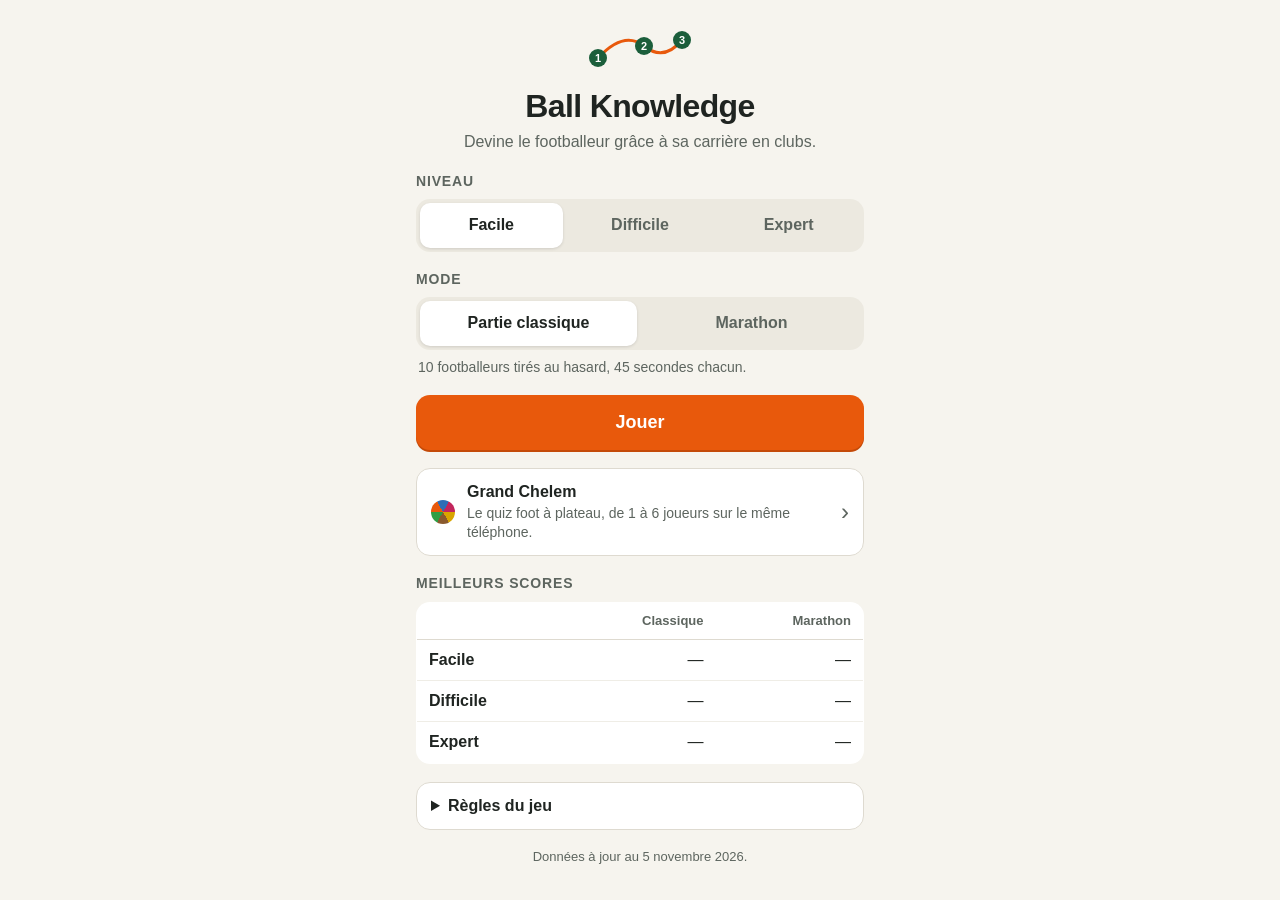
<file: index.html>
<!doctype html>
<html lang="fr">
<head>
  <meta charset="utf-8">
  <meta name="viewport" content="width=device-width, initial-scale=1, maximum-scale=1, viewport-fit=cover">
  <title>Ball Knowledge</title>
  <meta name="description" content="Devine le footballeur grâce à sa carrière en clubs, affichée sur une carte du monde.">
  <meta name="theme-color" content="#F6F4EE">
  <meta name="color-scheme" content="light">
  <meta name="apple-mobile-web-app-capable" content="yes">
  <meta name="mobile-web-app-capable" content="yes">
  <meta name="apple-mobile-web-app-status-bar-style" content="default">
  <meta name="apple-mobile-web-app-title" content="Ball Knowledge">
  <link rel="manifest" href="manifest.webmanifest">
  <link rel="icon" type="image/png" sizes="192x192" href="icones/icone-192.png">
  <link rel="apple-touch-icon" href="icones/icone-180.png">
  <link rel="stylesheet" href="css/style.css">
</head>
<body>
<div id="app">

  <!-- ===================== ACCUEIL ===================== -->
  <section id="ecran-accueil" class="ecran actif" aria-labelledby="titre-jeu">
    <div class="accueil-contenu">
      <header class="accueil-entete">
        <svg class="logo" viewBox="0 0 120 48" aria-hidden="true">
          <path d="M18 34 Q 44 6 64 22" class="logo-fleche"/>
          <path d="M64 22 Q 84 38 102 16" class="logo-fleche"/>
          <circle cx="18" cy="34" r="9" class="logo-pastille"/><text x="18" y="38" class="logo-num">1</text>
          <circle cx="64" cy="22" r="9" class="logo-pastille"/><text x="64" y="26" class="logo-num">2</text>
          <circle cx="102" cy="16" r="9" class="logo-pastille"/><text x="102" y="20" class="logo-num">3</text>
        </svg>
        <h1 id="titre-jeu">Ball Knowledge</h1>
        <p class="accroche">Devine le footballeur grâce à sa carrière en clubs.</p>
      </header>

      <fieldset class="choix">
        <legend>Niveau</legend>
        <div class="segments" role="radiogroup" id="choix-niveau">
          <button type="button" role="radio" data-valeur="facile" aria-checked="true">Facile</button>
          <button type="button" role="radio" data-valeur="difficile" aria-checked="false">Difficile</button>
          <button type="button" role="radio" data-valeur="expert" aria-checked="false">Expert</button>
        </div>
      </fieldset>

      <fieldset class="choix">
        <legend>Mode</legend>
        <div class="segments" role="radiogroup" id="choix-mode">
          <button type="button" role="radio" data-valeur="classique" aria-checked="true">Partie classique</button>
          <button type="button" role="radio" data-valeur="marathon" aria-checked="false">Marathon</button>
        </div>
        <p class="aide-mode" id="aide-mode"></p>
      </fieldset>

      <button type="button" class="bouton-principal" id="bouton-jouer">Jouer</button>

      <a class="lien-autre-jeu" href="grand-chelem.html">
        <span class="lien-autre-jeu-titre">Grand Chelem</span>
        <span class="lien-autre-jeu-texte">Le quiz foot à plateau, de 1 à 6 joueurs sur le même téléphone.</span>
      </a>

      <section class="records" aria-labelledby="titre-records">
        <h2 id="titre-records">Meilleurs scores</h2>
        <table>
          <thead><tr><th></th><th>Classique</th><th>Marathon</th></tr></thead>
          <tbody id="table-records"></tbody>
        </table>
      </section>

      <details class="regles">
        <summary>Règles du jeu</summary>
        <ul>
          <li>Tout le parcours en clubs du joueur s'affiche sur la carte et dans la liste.</li>
          <li>Tu as 45 secondes par footballeur et autant d'essais que tu veux.</li>
          <li>Bonne réponse : 100 points + 1 point par seconde restante.</li>
          <li>Le nom de famille seul suffit s'il n'y a pas d'ambiguïté. Accents et petites fautes sont tolérés.</li>
          <li>Seuls les clubs professionnels seniors sont affichés : ni prêts, ni centres de formation, ni sélections.</li>
          <li>Marathon : 3 vies. Passer ou laisser filer le chrono coûte une vie.</li>
        </ul>
      </details>

      <p class="maj" id="date-maj"></p>
    </div>
  </section>

  <!-- ===================== JEU ===================== -->
  <section id="ecran-jeu" class="ecran" aria-label="Partie en cours">
    <header class="barre-haut">
      <button type="button" class="bouton-icone" id="bouton-quitter" aria-label="Quitter la partie">✕</button>
      <div class="progression" id="progression"></div>
      <div class="score" aria-live="polite"><span id="score">0</span> pts</div>
    </header>
    <div class="chrono" aria-hidden="true">
      <div class="chrono-barre"><div class="chrono-rempli" id="chrono-rempli"></div></div>
      <div class="chrono-texte" id="chrono-texte">45 s</div>
    </div>

    <div class="carte-cadre">
      <svg id="carte" role="img" aria-label="Carte du parcours du joueur"></svg>
      <div class="revelation" id="revelation" hidden>
        <div class="revelation-carte">
          <p class="revelation-etat" id="revelation-etat"></p>
          <h2 class="revelation-nom" id="revelation-nom"></h2>
          <p class="revelation-texte" id="revelation-texte"></p>
          <button type="button" class="bouton-principal" id="bouton-suivant">Suivant</button>
        </div>
      </div>
    </div>

    <ol class="parcours" id="parcours" aria-label="Carrière en clubs"></ol>

    <form class="barre-reponse" id="formulaire" autocomplete="off">
      <p class="message" id="message" aria-live="assertive"></p>
      <div class="ligne-reponse">
        <input id="reponse" type="text" inputmode="text" enterkeyhint="send" placeholder="Ta réponse…"
               autocomplete="off" autocorrect="off" autocapitalize="off" spellcheck="false" aria-label="Ta réponse">
        <button type="submit" class="bouton-valider" id="bouton-valider">OK</button>
        <button type="button" class="bouton-passer" id="bouton-passer" aria-label="Passer au footballeur suivant">Passer</button>
      </div>
    </form>
  </section>

  <!-- ===================== FIN ===================== -->
  <section id="ecran-fin" class="ecran" aria-labelledby="titre-fin">
    <div class="fin-contenu">
      <h1 id="titre-fin">Partie terminée</h1>
      <p class="fin-sous-titre" id="fin-sous-titre"></p>
      <div class="fin-scores">
        <div><span class="etiquette">Score</span><span class="valeur" id="fin-score">0</span></div>
        <div><span class="etiquette">Meilleur score</span><span class="valeur" id="fin-record">0</span></div>
      </div>
      <p class="nouveau-record" id="nouveau-record" hidden>Nouveau record !</p>
      <button type="button" class="bouton-principal" id="bouton-rejouer">Rejouer</button>
      <button type="button" class="bouton-secondaire" id="bouton-accueil">Changer de niveau ou de mode</button>
      <h2 class="recap-titre">Récapitulatif</h2>
      <ol class="recap" id="recap"></ol>
    </div>
  </section>

  <!-- ===================== CONFIRMATION ===================== -->
  <div class="dialogue" id="dialogue-quitter" hidden role="dialog" aria-modal="true" aria-labelledby="dialogue-titre">
    <div class="dialogue-boite">
      <p id="dialogue-titre">Quitter la partie ? Le score ne sera pas enregistré.</p>
      <div class="dialogue-boutons">
        <button type="button" class="bouton-secondaire" id="dialogue-non">Continuer</button>
        <button type="button" class="bouton-danger" id="dialogue-oui">Quitter</button>
      </div>
    </div>
  </div>
</div>

<script src="data/carte.js"></script>
<script src="data/clubs.js"></script>
<script src="data/joueurs.js"></script>
<script src="js/reponses.js"></script>
<script src="js/carte.js"></script>
<script src="js/jeu.js"></script>
</body>
</html>
</file>
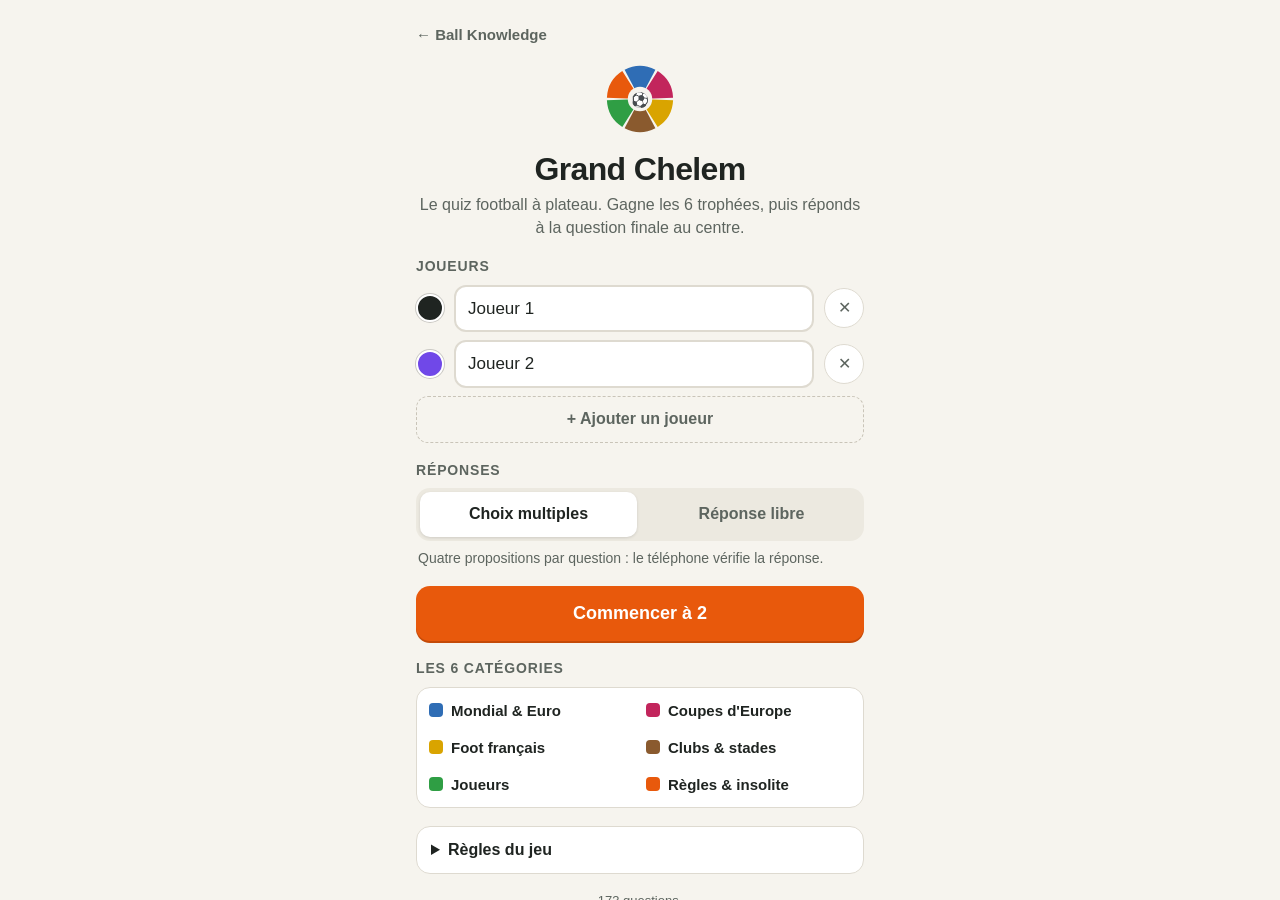
<file: grand-chelem.html>
<!doctype html>
<html lang="fr">
<head>
  <meta charset="utf-8">
  <meta name="viewport" content="width=device-width, initial-scale=1, maximum-scale=1, viewport-fit=cover">
  <title>Grand Chelem</title>
  <meta name="description" content="Le quiz football à plateau : 6 catégories, 6 trophées, de 1 à 6 joueurs sur le même téléphone.">
  <meta name="theme-color" content="#F6F4EE">
  <meta name="color-scheme" content="light">
  <meta name="apple-mobile-web-app-capable" content="yes">
  <meta name="mobile-web-app-capable" content="yes">
  <meta name="apple-mobile-web-app-status-bar-style" content="default">
  <meta name="apple-mobile-web-app-title" content="Grand Chelem">
  <link rel="manifest" href="manifest.webmanifest">
  <link rel="icon" type="image/png" sizes="192x192" href="icones/icone-192.png">
  <link rel="apple-touch-icon" href="icones/icone-180.png">
  <link rel="stylesheet" href="css/style.css">
  <link rel="stylesheet" href="css/grand-chelem.css">
</head>
<body>
<div id="app">

  <!-- ===================== PRÉPARATION ===================== -->
  <section id="ecran-preparation" class="ecran actif" aria-labelledby="titre-gc">
    <div class="accueil-contenu">
      <a class="lien-retour" href="./">← Ball Knowledge</a>
      <header class="accueil-entete">
        <svg class="gc-logo" viewBox="-50 -50 100 100" aria-hidden="true" id="logo-gc"></svg>
        <h1 id="titre-gc">Grand Chelem</h1>
        <p class="accroche">Le quiz football à plateau. Gagne les 6 trophées, puis réponds à la question finale au centre.</p>
      </header>

      <button type="button" class="bouton-secondaire" id="bouton-reprendre" hidden>Reprendre la partie en cours</button>

      <fieldset class="choix">
        <legend>Joueurs</legend>
        <ol class="gc-liste-joueurs" id="liste-joueurs"></ol>
        <button type="button" class="gc-ajouter" id="bouton-ajouter">+ Ajouter un joueur</button>
      </fieldset>

      <fieldset class="choix">
        <legend>Réponses</legend>
        <div class="segments" role="radiogroup" id="choix-reponses">
          <button type="button" role="radio" data-valeur="qcm" aria-checked="true">Choix multiples</button>
          <button type="button" role="radio" data-valeur="libre" aria-checked="false">Réponse libre</button>
        </div>
        <p class="aide-mode" id="aide-reponses"></p>
      </fieldset>

      <button type="button" class="bouton-principal" id="bouton-commencer">Commencer</button>

      <section class="gc-categories" aria-labelledby="titre-categories">
        <h2 id="titre-categories">Les 6 catégories</h2>
        <ul id="legende-categories"></ul>
      </section>

      <details class="regles">
        <summary>Règles du jeu</summary>
        <ul>
          <li>Tous les pions partent du centre. À ton tour, lance le dé puis touche une des cases en surbrillance : on avance du nombre exact de cases, sans faire demi-tour.</li>
          <li>Tu reçois une question de la couleur de la case. Bonne réponse : tu rejoues. Mauvaise réponse : la main passe au joueur suivant.</li>
          <li>Les grandes cases marquées d'une étoile, au bout de chaque rayon, sont les cases trophée : bonne réponse = trophée de cette catégorie.</li>
          <li>Les cases grises <b>↻</b> font relancer le dé.</li>
          <li>Au centre sans les 6 trophées, tu choisis la catégorie. Avec les 6 trophées, il faut s'arrêter pile au centre : les adversaires choisissent la catégorie de la question finale. Bonne réponse : victoire !</li>
          <li>Seul, le but est de gagner le plus vite possible : moins tu lances le dé, mieux c'est.</li>
        </ul>
      </details>

      <p class="maj" id="gc-info"></p>
    </div>
  </section>

  <!-- ===================== PARTIE ===================== -->
  <section id="ecran-partie" class="ecran" aria-label="Partie en cours">
    <header class="barre-haut">
      <button type="button" class="bouton-icone" id="bouton-quitter" aria-label="Quitter la partie">✕</button>
      <div class="gc-tour" id="tour" aria-live="polite"></div>
      <div class="gc-lancers" id="lancers"></div>
    </header>

    <div class="gc-plateau-cadre">
      <svg id="plateau" viewBox="-200 -200 400 400" role="img" aria-label="Plateau de jeu"></svg>
    </div>

    <ol class="gc-scores" id="scores" aria-label="Trophées des joueurs"></ol>

    <div class="gc-action">
      <p class="message" id="message" aria-live="polite"></p>
      <div class="gc-action-ligne">
        <div class="gc-de" id="de" aria-hidden="true"></div>
        <button type="button" class="bouton-principal" id="bouton-lancer">Lancer le dé</button>
      </div>
    </div>
  </section>

  <!-- ===================== FIN ===================== -->
  <section id="ecran-fin" class="ecran" aria-labelledby="titre-fin">
    <div class="fin-contenu">
      <p class="gc-coupe" aria-hidden="true">🏆</p>
      <h1 id="titre-fin"></h1>
      <p class="fin-sous-titre" id="fin-sous-titre"></p>
      <p class="nouveau-record" id="nouveau-record" hidden>Nouveau record !</p>
      <button type="button" class="bouton-principal" id="bouton-rejouer">Rejouer avec les mêmes joueurs</button>
      <button type="button" class="bouton-secondaire" id="bouton-preparation">Changer les joueurs</button>
      <h2 class="recap-titre">Bilan</h2>
      <ol class="recap" id="bilan"></ol>
    </div>
  </section>

  <!-- ===================== QUESTION / CHOIX DE CATÉGORIE ===================== -->
  <div class="gc-feuille" id="feuille" hidden role="dialog" aria-modal="true" aria-labelledby="feuille-titre">
    <div class="gc-feuille-boite" id="feuille-boite">
      <p class="gc-feuille-entete" id="feuille-entete"></p>
      <h2 class="gc-feuille-titre" id="feuille-titre"></h2>
      <div class="gc-feuille-corps" id="feuille-corps"></div>
      <p class="gc-feuille-resultat" id="feuille-resultat" aria-live="assertive"></p>
      <div class="gc-feuille-pied" id="feuille-pied"></div>
    </div>
  </div>

  <!-- ===================== CONFIRMATION ===================== -->
  <div class="dialogue" id="dialogue-quitter" hidden role="dialog" aria-modal="true" aria-labelledby="dialogue-titre">
    <div class="dialogue-boite">
      <p id="dialogue-titre">Quitter la partie ? Elle restera enregistrée et tu pourras la reprendre.</p>
      <div class="dialogue-boutons">
        <button type="button" class="bouton-secondaire" id="dialogue-non">Continuer</button>
        <button type="button" class="bouton-danger" id="dialogue-oui">Quitter</button>
      </div>
    </div>
  </div>
</div>

<script src="data/questions.js"></script>
<script src="js/grand-chelem.js"></script>
</body>
</html>
</file>
<file: css/style.css>
/* ==========================================================================
   Ball Knowledge — style « carnet de recruteur » : clair, sobre, une couleur vive
   ========================================================================== */
:root {
  --fond: #F6F4EE;          /* blanc cassé */
  --surface: #FFFFFF;
  --texte: #1F2421;          /* gris très foncé */
  --texte-doux: #5D655F;
  --ligne: #DEDAD0;
  --vert: #1B5E3B;           /* pastilles */
  --vert-clair: #E3EEE6;
  --orange: #E8590C;         /* flèches et action */
  --orange-fonce: #C44A08;
  --rouge: #C92A2A;
  --ocean: #E6EEF3;          /* océans bleu très pâle */
  --terre: #E2DED3;          /* terres gris-beige */
  --frontiere: #FFFFFF;
  --rayon: 14px;
  --haut: env(safe-area-inset-top, 0px);
  --bas: env(safe-area-inset-bottom, 0px);
  --vvh: 100dvh;             /* hauteur visible, mise à jour en JS (clavier iPhone) */
  color-scheme: light;
}

* { box-sizing: border-box; }
html, body { margin: 0; height: 100%; }
body {
  background: var(--fond);
  color: var(--texte);
  font-family: -apple-system, BlinkMacSystemFont, "SF Pro Text", "Segoe UI", Roboto, Helvetica, Arial, sans-serif;
  font-size: 16px;
  line-height: 1.4;
  -webkit-text-size-adjust: 100%;
  -webkit-tap-highlight-color: transparent;
  overscroll-behavior: none;
}
button, input { font: inherit; color: inherit; }
button { cursor: pointer; touch-action: manipulation; }
[hidden] { display: none !important; }

/* Conteneur fixe calé sur la zone réellement visible (au-dessus du clavier) */
#app {
  position: fixed;
  top: 0; left: 0; right: 0;
  height: var(--vvh);
  overflow: hidden;
}
.ecran { display: none; height: 100%; }
.ecran.actif { display: flex; flex-direction: column; }

/* ------------------------------ Boutons ------------------------------ */
.bouton-principal {
  display: block; width: 100%;
  border: 0; border-radius: var(--rayon);
  background: var(--orange); color: #fff;
  font-weight: 700; font-size: 18px;
  padding: 15px 18px;
  box-shadow: 0 2px 0 var(--orange-fonce);
}
.bouton-principal:active { transform: translateY(1px); box-shadow: none; }
.bouton-secondaire {
  display: block; width: 100%;
  border: 1.5px solid var(--ligne); border-radius: var(--rayon);
  background: var(--surface); color: var(--texte);
  font-weight: 600; padding: 13px 18px;
}
.bouton-danger {
  border: 0; border-radius: var(--rayon);
  background: var(--rouge); color: #fff; font-weight: 700; padding: 13px 18px;
}
.bouton-icone {
  width: 40px; height: 40px; border-radius: 50%;
  border: 1.5px solid var(--ligne); background: var(--surface);
  font-size: 16px; line-height: 1; color: var(--texte-doux);
}

/* ------------------------------ Accueil ------------------------------ */
#ecran-accueil { overflow-y: auto; -webkit-overflow-scrolling: touch; }
.accueil-contenu {
  width: 100%; max-width: 480px; margin: 0 auto;
  padding: calc(var(--haut) + 24px) 16px calc(var(--bas) + 24px);
  display: flex; flex-direction: column; gap: 18px;
}
.accueil-entete { text-align: center; }
.logo { width: 120px; height: 48px; }
.logo-fleche { fill: none; stroke: var(--orange); stroke-width: 3; stroke-linecap: round; }
.logo-pastille { fill: var(--vert); }
.logo-num { fill: #fff; font-size: 11px; font-weight: 700; text-anchor: middle; }
h1 { font-size: 32px; letter-spacing: -0.02em; margin: 6px 0 2px; }
.accroche { margin: 0; color: var(--texte-doux); }

.choix { border: 0; margin: 0; padding: 0; }
.choix legend { font-weight: 700; font-size: 14px; text-transform: uppercase; letter-spacing: 0.06em; color: var(--texte-doux); margin-bottom: 8px; padding: 0; }
.segments { display: flex; gap: 6px; background: #ECE9E0; padding: 4px; border-radius: var(--rayon); }
.segments button {
  flex: 1; border: 0; border-radius: 10px; background: transparent;
  padding: 11px 6px; font-weight: 600; color: var(--texte-doux);
}
.segments button[aria-checked="true"] { background: var(--surface); color: var(--texte); box-shadow: 0 1px 3px rgba(0,0,0,.12); }
.aide-mode { margin: 8px 2px 0; font-size: 14px; color: var(--texte-doux); }

.records h2 { font-size: 14px; text-transform: uppercase; letter-spacing: 0.06em; color: var(--texte-doux); margin: 0 0 8px; }
.records table { width: 100%; border-collapse: collapse; background: var(--surface); border-radius: var(--rayon); overflow: hidden; border: 1px solid var(--ligne); }
.records th, .records td { padding: 9px 12px; text-align: right; font-variant-numeric: tabular-nums; }
.records th:first-child, .records td:first-child { text-align: left; }
.records thead th { font-size: 13px; color: var(--texte-doux); font-weight: 600; border-bottom: 1px solid var(--ligne); }
.records tbody tr + tr td { border-top: 1px solid #EFEDE6; }
.records td:first-child { font-weight: 600; }

.regles { background: var(--surface); border: 1px solid var(--ligne); border-radius: var(--rayon); padding: 12px 14px; }
.regles summary { font-weight: 600; }
.regles ul { margin: 10px 0 0; padding-left: 18px; color: var(--texte-doux); font-size: 15px; }
.regles li + li { margin-top: 6px; }
.maj { text-align: center; font-size: 13px; color: var(--texte-doux); margin: 0; }

/* ------------------------------ Jeu ------------------------------ */
#ecran-jeu { padding-top: var(--haut); }
.barre-haut {
  display: flex; align-items: center; gap: 10px;
  padding: 8px 16px 4px;
}
.progression { flex: 1; text-align: center; font-weight: 600; font-size: 15px; }
.vies { letter-spacing: 3px; font-size: 18px; color: var(--rouge); }
.vies .perdue { color: #C9C4B8; }
.score { min-width: 40px; text-align: right; font-weight: 700; font-variant-numeric: tabular-nums; }
.score #score { font-size: 18px; }

.chrono { display: flex; align-items: center; gap: 10px; padding: 4px 16px 8px; }
.chrono-barre { flex: 1; height: 8px; background: #E5E1D7; border-radius: 4px; overflow: hidden; }
.chrono-rempli { height: 100%; width: 100%; background: var(--vert); border-radius: 4px; transform-origin: left; }
.chrono.urgent .chrono-rempli { background: var(--rouge); }
.chrono-texte { width: 40px; text-align: right; font-weight: 700; font-variant-numeric: tabular-nums; font-size: 15px; }
.chrono.urgent .chrono-texte { color: var(--rouge); }

.carte-cadre {
  position: relative;
  margin: 0 16px;
  height: clamp(130px, 42%, 380px);
  flex: none;
  border-radius: var(--rayon);
  overflow: hidden;
  background: var(--ocean);
  border: 1px solid var(--ligne);
}
#carte { display: block; width: 100%; height: 100%; }
#carte .terres { fill: var(--terre); stroke: none; }
#carte .frontieres { fill: none; stroke: var(--frontiere); stroke-width: 0.9px; vector-effect: non-scaling-stroke; stroke-linejoin: round; }
#carte .fleche { fill: none; stroke: var(--orange); stroke-linecap: round; }
#carte .pointe { fill: var(--orange); }
#carte .pastille { fill: var(--vert); stroke: #fff; }
#carte .numero { fill: #fff; font-weight: 700; text-anchor: middle; dominant-baseline: central; font-family: -apple-system, BlinkMacSystemFont, "SF Pro Text", Helvetica, Arial, sans-serif; }
#carte .ancre { fill: var(--vert); }
#carte .liaison { stroke: var(--vert); fill: none; opacity: .6; }

.parcours {
  flex: 1 1 auto; min-height: 0;
  overflow-y: auto; -webkit-overflow-scrolling: touch;
  margin: 0; padding: 8px 16px 8px;
  list-style: none; counter-reset: etape;
}
.parcours li {
  display: flex; align-items: baseline; gap: 10px;
  padding: 6px 0; border-bottom: 1px solid #ECE8DF;
  font-size: 16px;
}
.parcours li:last-child { border-bottom: 0; }
.parcours .num {
  flex: none; width: 24px; height: 24px; border-radius: 50%;
  background: var(--vert); color: #fff; font-size: 13px; font-weight: 700;
  display: inline-flex; align-items: center; justify-content: center;
  transform: translateY(5px);
}
.parcours .club { font-weight: 600; }
.parcours .annees { color: var(--texte-doux); font-variant-numeric: tabular-nums; }

.barre-reponse {
  flex: none;
  background: var(--fond);
  border-top: 1px solid var(--ligne);
  padding: 6px 16px calc(10px + var(--bas-actif, var(--bas)));
}
.message { margin: 0 0 6px; min-height: 20px; font-size: 14px; font-weight: 600; color: var(--texte-doux); text-align: center; }
.message.erreur { color: var(--rouge); }
.message.info { color: var(--orange-fonce); }
.ligne-reponse { display: flex; gap: 8px; }
#reponse {
  flex: 1; min-width: 0;
  border: 2px solid var(--ligne); border-radius: 12px;
  background: var(--surface);
  padding: 11px 12px; font-size: 17px; /* ≥ 16px : évite le zoom automatique de Safari */
  outline: none;
}
#reponse:focus { border-color: var(--vert); }
#reponse.faux { border-color: var(--rouge); background: #FFF2F2; animation: tremble .35s; }
@keyframes tremble {
  0%, 100% { transform: translateX(0); }
  20% { transform: translateX(-7px); } 40% { transform: translateX(6px); }
  60% { transform: translateX(-4px); } 80% { transform: translateX(3px); }
}
.bouton-valider {
  border: 0; border-radius: 12px; background: var(--vert); color: #fff;
  font-weight: 700; padding: 0 16px;
}
.bouton-passer {
  border: 1.5px solid var(--ligne); border-radius: 12px; background: var(--surface);
  color: var(--texte-doux); font-weight: 600; padding: 0 12px; font-size: 15px;
}
.ligne-reponse button:disabled { opacity: .45; }

/* Révélation */
.revelation {
  position: absolute; inset: 0;
  display: flex; align-items: flex-end; justify-content: center;
  background: rgba(246, 244, 238, 0.55);
  padding: 10px;
}
.revelation-carte {
  width: 100%; max-height: 100%; overflow-y: auto;
  background: var(--surface); border-radius: 12px;
  box-shadow: 0 6px 24px rgba(0,0,0,.16);
  padding: 12px 14px 14px; text-align: center;
}
.revelation-etat { margin: 0; font-weight: 700; font-size: 14px; }
.revelation-etat.gagne { color: var(--vert); }
.revelation-etat.perdu { color: var(--rouge); }
.revelation-nom { margin: 2px 0 4px; font-size: 22px; letter-spacing: -0.01em; }
.revelation-texte { margin: 0 0 10px; color: var(--texte-doux); font-size: 14px; }
.revelation .bouton-principal { padding: 11px; font-size: 17px; }

/* ------------------------------ Fin ------------------------------ */
#ecran-fin { overflow-y: auto; -webkit-overflow-scrolling: touch; }
.fin-contenu {
  width: 100%; max-width: 480px; margin: 0 auto;
  padding: calc(var(--haut) + 32px) 16px calc(var(--bas) + 24px);
  display: flex; flex-direction: column; gap: 12px; text-align: center;
}
.fin-contenu h1 { margin: 0; }
.fin-sous-titre { margin: 0; color: var(--texte-doux); }
.fin-scores { display: flex; gap: 10px; margin: 8px 0 0; }
.fin-scores > div { flex: 1; background: var(--surface); border: 1px solid var(--ligne); border-radius: var(--rayon); padding: 14px 8px; }
.fin-scores .etiquette { display: block; font-size: 13px; color: var(--texte-doux); font-weight: 600; text-transform: uppercase; letter-spacing: .05em; }
.fin-scores .valeur { display: block; font-size: 34px; font-weight: 800; font-variant-numeric: tabular-nums; }
.nouveau-record { margin: 0; color: var(--orange-fonce); font-weight: 800; font-size: 18px; }
.recap-titre { font-size: 14px; text-transform: uppercase; letter-spacing: .06em; color: var(--texte-doux); margin: 14px 0 0; text-align: left; }
.recap { list-style: none; margin: 0; padding: 0; text-align: left; background: var(--surface); border: 1px solid var(--ligne); border-radius: var(--rayon); }
.recap li { display: flex; justify-content: space-between; gap: 10px; padding: 9px 12px; }
.recap li + li { border-top: 1px solid #EFEDE6; }
.recap .pts { font-weight: 700; font-variant-numeric: tabular-nums; }
.recap .rate .pts { color: var(--texte-doux); font-weight: 500; }

/* ------------------------------ Dialogue ------------------------------ */
.dialogue { position: absolute; inset: 0; background: rgba(31,36,33,.45); display: flex; align-items: center; justify-content: center; padding: 16px; z-index: 10; }
.dialogue-boite { background: var(--surface); border-radius: 18px; padding: 18px; width: 100%; max-width: 360px; text-align: center; }
.dialogue-boite p { margin: 0 0 14px; font-weight: 600; }
.dialogue-boutons { display: flex; gap: 10px; }
.dialogue-boutons button { flex: 1; }

/* Lien vers l'autre jeu (Grand Chelem) */
.lien-autre-jeu {
  display: block; text-decoration: none; color: var(--texte);
  background: var(--surface); border: 1.5px solid var(--ligne); border-radius: var(--rayon);
  padding: 12px 14px 12px 50px; position: relative;
}
.lien-autre-jeu::before {
  content: ""; position: absolute; left: 14px; top: 50%; width: 24px; height: 24px; margin-top: -12px; border-radius: 50%;
  background: conic-gradient(from -30deg, #2F6DB5 0 60deg, #C2255C 0 120deg, #D9A400 0 180deg, #8A5A2E 0 240deg, #2F9E44 0 300deg, #E8590C 0);
}
.lien-autre-jeu::after { content: "›"; position: absolute; right: 14px; top: 50%; transform: translateY(-50%); font-size: 24px; color: var(--texte-doux); }
.lien-autre-jeu-titre { display: block; font-weight: 700; }
.lien-autre-jeu-texte { display: block; font-size: 14px; color: var(--texte-doux); }
</file>
<file: css/grand-chelem.css>
/* ==========================================================================
   Grand Chelem — compléments à style.css (mêmes couleurs, mêmes boutons)
   ========================================================================== */

/* ------------------------------ Préparation ------------------------------ */
#ecran-preparation { overflow-y: auto; -webkit-overflow-scrolling: touch; }
.lien-retour { align-self: flex-start; color: var(--texte-doux); font-weight: 600; text-decoration: none; font-size: 15px; }
.gc-logo { width: 72px; height: 72px; }

.gc-liste-joueurs { list-style: none; margin: 0; padding: 0; display: flex; flex-direction: column; gap: 8px; }
.gc-liste-joueurs li { display: flex; align-items: center; gap: 10px; }
.gc-pastille-joueur {
  flex: none; width: 28px; height: 28px; border-radius: 50%;
  border: 2px solid #fff; box-shadow: 0 0 0 1px rgba(0,0,0,.18);
}
.gc-liste-joueurs input {
  flex: 1; min-width: 0;
  border: 2px solid var(--ligne); border-radius: 12px; background: var(--surface);
  padding: 10px 12px; font-size: 17px; outline: none;
}
.gc-liste-joueurs input:focus { border-color: var(--vert); }
.gc-retirer { flex: none; width: 40px; height: 40px; border-radius: 50%; border: 1.5px solid var(--ligne); background: var(--surface); color: var(--texte-doux); }
.gc-ajouter {
  margin-top: 8px; width: 100%;
  border: 1.5px dashed #C9C4B8; border-radius: 12px; background: transparent;
  padding: 11px; font-weight: 600; color: var(--texte-doux);
}
.gc-ajouter:disabled { display: none; }

.gc-categories h2 { font-size: 14px; text-transform: uppercase; letter-spacing: 0.06em; color: var(--texte-doux); margin: 0 0 8px; }
.gc-categories ul {
  list-style: none; margin: 0; padding: 4px 12px;
  background: var(--surface); border: 1px solid var(--ligne); border-radius: var(--rayon);
  display: grid; grid-template-columns: 1fr 1fr; column-gap: 12px;
}
.gc-categories li { display: flex; align-items: center; gap: 8px; padding: 8px 0; font-weight: 600; font-size: 15px; }
.gc-puce { flex: none; width: 14px; height: 14px; border-radius: 4px; }

/* ------------------------------ Partie ------------------------------ */
#ecran-partie { padding-top: var(--haut); }
.gc-tour { flex: 1; min-width: 0; display: flex; align-items: center; justify-content: center; gap: 8px; font-weight: 700; font-size: 16px; }
.gc-tour span:last-child { overflow: hidden; text-overflow: ellipsis; white-space: nowrap; }
.gc-tour .gc-pastille-joueur { width: 20px; height: 20px; }
.gc-lancers { min-width: 40px; text-align: right; font-size: 13px; color: var(--texte-doux); font-variant-numeric: tabular-nums; line-height: 1.15; }

.gc-plateau-cadre {
  flex: 1 1 auto; min-height: 0;
  display: flex; align-items: center; justify-content: center;
  padding: 4px 8px;
}
#plateau { display: block; width: 100%; height: 100%; max-width: 520px; touch-action: manipulation; user-select: none; -webkit-user-select: none; }
#plateau .case { stroke: var(--fond); stroke-width: 1.6; }
#plateau .case.relance { fill: #D6D2C8; }
#plateau .symbole { fill: #fff; font-weight: 800; text-anchor: middle; dominant-baseline: central; pointer-events: none; font-family: -apple-system, BlinkMacSystemFont, "SF Pro Text", Helvetica, Arial, sans-serif; }
#plateau .relance-txt { fill: #6B6559; font-size: 14px; }
#plateau .etoile { font-size: 20px; }
#plateau .moyeu { stroke: var(--fond); stroke-width: 1.6; }
#plateau .moyeu-centre { fill: var(--surface); }
#plateau .cible { fill: none; stroke: var(--texte); stroke-width: 3.2; pointer-events: none; animation: gc-pulse 1s ease-in-out infinite alternate; }
@keyframes gc-pulse { from { stroke-opacity: 1; } to { stroke-opacity: .35; } }
#plateau.choix .case:not(.atteignable), #plateau.choix .moyeu:not(.atteignable) { opacity: .45; }
#plateau .pion { stroke: #fff; stroke-width: 2; filter: drop-shadow(0 1px 1.5px rgba(0,0,0,.35)); transition: cx .12s linear, cy .12s linear; }
#plateau .pion.actif { stroke-width: 3; }
#plateau .pion-lettre { fill: #fff; font-size: 10px; font-weight: 800; text-anchor: middle; dominant-baseline: central; pointer-events: none; font-family: -apple-system, BlinkMacSystemFont, Helvetica, Arial, sans-serif; }

.gc-scores {
  flex: none; list-style: none; margin: 0; padding: 4px 16px;
  display: flex; gap: 6px; overflow-x: auto; -webkit-overflow-scrolling: touch;
}
.gc-scores li {
  flex: 1 0 auto; min-width: 0;
  display: flex; flex-direction: column; align-items: center; gap: 3px;
  padding: 5px 8px; border-radius: 10px; border: 1.5px solid transparent;
  background: var(--surface); font-size: 13px; font-weight: 600;
}
.gc-scores li.actif { border-color: var(--texte); }
.gc-scores .nom { display: flex; align-items: center; gap: 5px; max-width: 110px; }
.gc-scores .nom span:last-child { overflow: hidden; text-overflow: ellipsis; white-space: nowrap; }
.gc-scores .gc-pastille-joueur { width: 12px; height: 12px; border-width: 1.5px; }
.gc-trophees { display: flex; gap: 3px; }
.gc-trophees i { width: 11px; height: 11px; border-radius: 50%; border: 1.5px solid #D6D2C8; }

.gc-action {
  flex: none; border-top: 1px solid var(--ligne);
  padding: 6px 16px calc(10px + var(--bas));
}
.gc-action .message { min-height: 20px; }
.gc-action-ligne { display: flex; gap: 10px; align-items: stretch; }
.gc-de {
  flex: none; width: 54px; border-radius: 12px; background: var(--surface); border: 1.5px solid var(--ligne);
  display: flex; align-items: center; justify-content: center;
}
.gc-de svg { width: 38px; height: 38px; }
.gc-de.roule svg { animation: gc-roule .45s ease-out; }
@keyframes gc-roule { 0% { transform: rotate(-200deg) scale(.6); } 100% { transform: rotate(0) scale(1); } }
.gc-action .bouton-principal:disabled { opacity: .45; }

/* ------------------------------ Feuille question ------------------------------ */
.gc-feuille {
  position: absolute; inset: 0; z-index: 8;
  background: rgba(31,36,33,.45);
  display: flex; align-items: flex-end; justify-content: center;
}
.gc-feuille-boite {
  width: 100%; max-width: 520px; max-height: 92%; overflow-y: auto; -webkit-overflow-scrolling: touch;
  background: var(--surface); border-radius: 20px 20px 0 0;
  border-top: 8px solid var(--cat, var(--orange));
  padding: 14px 16px calc(16px + var(--bas));
  animation: gc-monte .22s ease-out;
}
@keyframes gc-monte { from { transform: translateY(40px); opacity: .4; } to { transform: none; opacity: 1; } }
.gc-feuille-entete { margin: 0; font-size: 13px; font-weight: 800; text-transform: uppercase; letter-spacing: .06em; color: var(--cat, var(--texte-doux)); }
.gc-feuille-titre { margin: 4px 0 12px; font-size: 21px; line-height: 1.3; letter-spacing: -0.01em; }
.gc-feuille-corps { display: flex; flex-direction: column; gap: 8px; }
.gc-option {
  text-align: left; border: 2px solid var(--ligne); border-radius: 12px; background: var(--surface);
  padding: 12px 14px; font-weight: 600; font-size: 17px;
}
.gc-option.bonne { border-color: var(--vert); background: var(--vert-clair); }
.gc-option.fausse { border-color: var(--rouge); background: #FFF2F2; }
.gc-option:disabled { color: var(--texte); opacity: 1; }
.gc-option:disabled:not(.bonne):not(.fausse) { opacity: .5; }
.gc-reponse-libre { margin: 0; padding: 12px 14px; border-radius: 12px; background: var(--vert-clair); font-weight: 700; font-size: 19px; text-align: center; }
.gc-feuille-resultat { margin: 12px 0 0; text-align: center; font-weight: 800; font-size: 17px; min-height: 0; }
.gc-feuille-resultat:empty { display: none; }
.gc-feuille-resultat.gagne { color: var(--vert); }
.gc-feuille-resultat.perdu { color: var(--rouge); }
.gc-feuille-pied { margin-top: 12px; display: flex; gap: 10px; }
.gc-feuille-pied:empty { display: none; }
.gc-feuille-pied > * { flex: 1; }
.gc-bouton-vert { border: 0; border-radius: var(--rayon); background: var(--vert); color: #fff; font-weight: 700; padding: 13px 10px; }
.gc-grille-cat { display: grid; grid-template-columns: 1fr 1fr; gap: 8px; }
.gc-bouton-cat {
  border: 0; border-radius: 12px; color: #fff; font-weight: 700; font-size: 16px;
  padding: 16px 8px; background: var(--cat); text-shadow: 0 1px 1px rgba(0,0,0,.25);
}
.gc-bouton-cat:disabled { opacity: .3; }

/* ------------------------------ Fin ------------------------------ */
.gc-coupe { font-size: 56px; margin: 0; line-height: 1; }
#bilan li { align-items: center; }
#bilan .nom { display: flex; align-items: center; gap: 8px; font-weight: 600; }
#bilan .gc-pastille-joueur { width: 16px; height: 16px; border-width: 1.5px; }
#bilan .detail { color: var(--texte-doux); font-size: 14px; font-variant-numeric: tabular-nums; text-align: right; }

/* un fieldset s'élargit par défaut à son contenu : on l'en empêche */
#ecran-preparation .choix { min-width: 0; }
#bilan .nom { white-space: nowrap; min-width: 0; }
#bilan .nom span:last-child { overflow: hidden; text-overflow: ellipsis; }
#bilan .detail span { display: block; }
</file>
